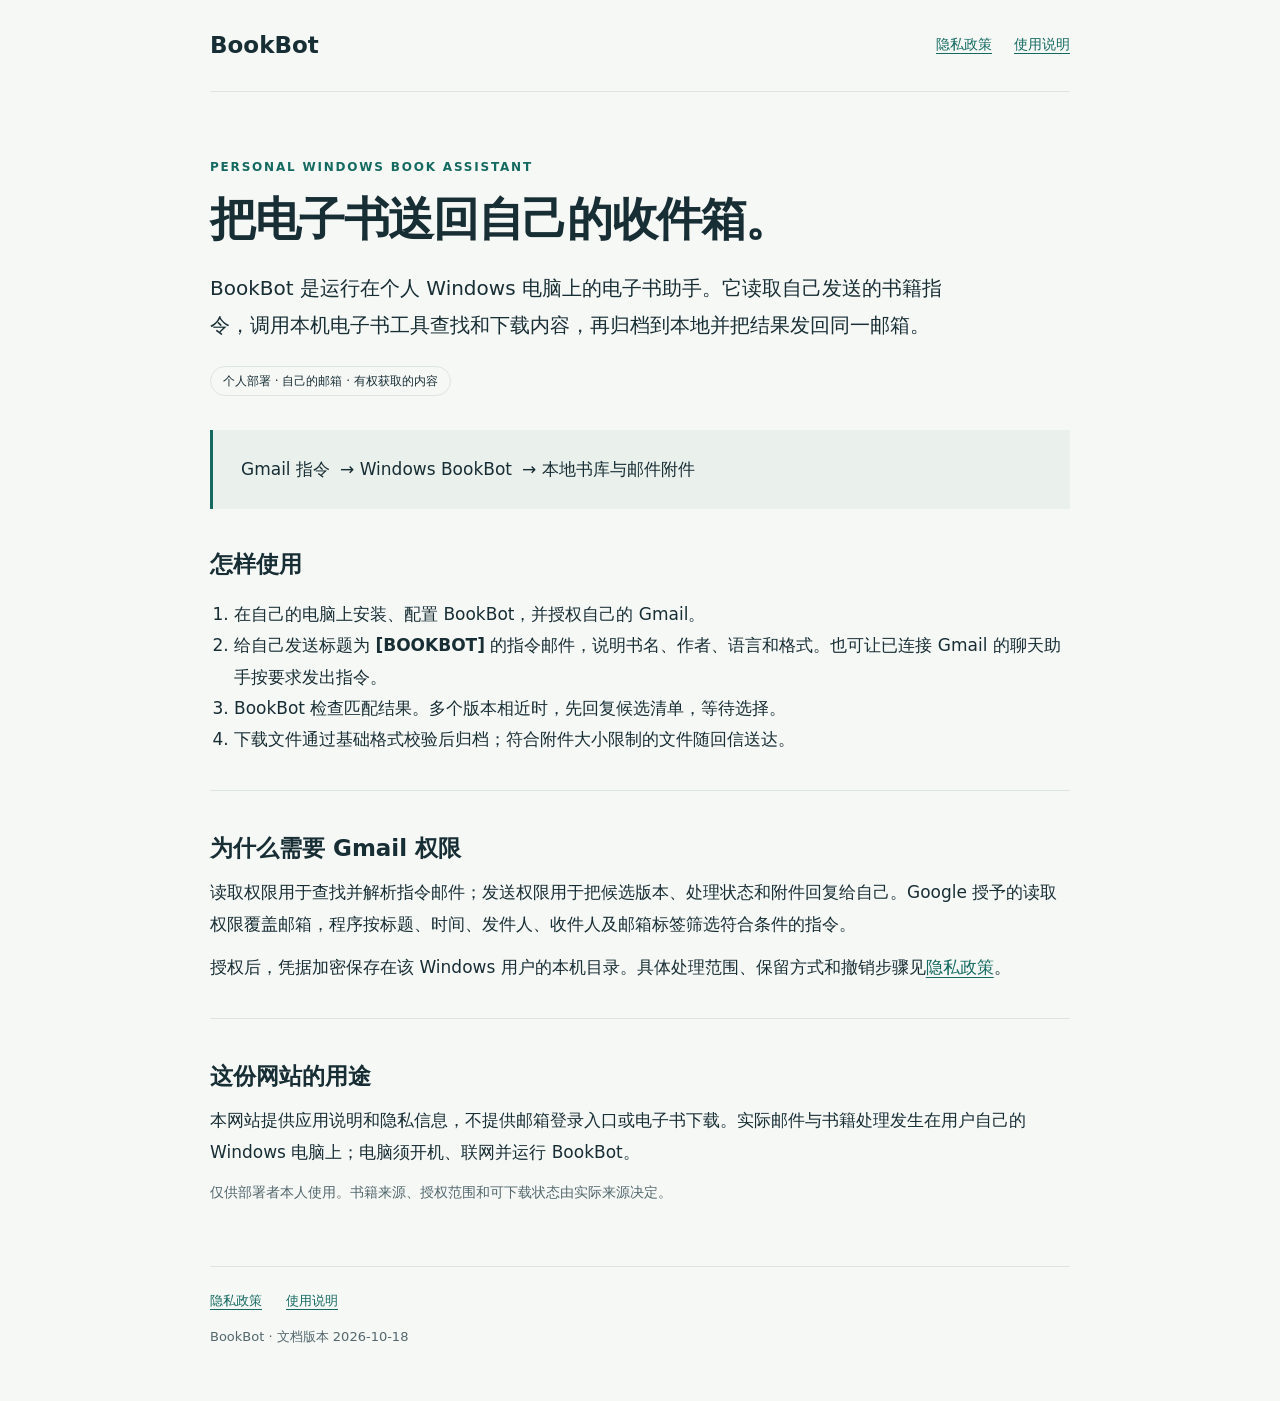
<file: index.html>
<!doctype html>
<html lang="zh-CN"><head><meta charset="utf-8"><meta name="viewport" content="width=device-width,initial-scale=1"><meta name="description" content="BookBot 是个人 Windows 电子书助手，通过自己的 Gmail 接收指令、查找有权获取的电子书并回传附件。"><title>BookBot · 个人电子书助手</title><link rel="stylesheet" href="style.css"></head>
<body><header><a class="brand" href="index.html">BookBot</a><nav aria-label="主导航"><a href="privacy.html">隐私政策</a><a href="terms.html">使用说明</a></nav></header>
<main><div class="eyebrow">PERSONAL WINDOWS BOOK ASSISTANT</div><h1>把电子书送回自己的收件箱。</h1><p class="intro">BookBot 是运行在个人 Windows 电脑上的电子书助手。它读取自己发送的书籍指令，调用本机电子书工具查找和下载内容，再归档到本地并把结果发回同一邮箱。</p><span class="tag">个人部署 · 自己的邮箱 · 有权获取的内容</span>
<div class="flow" aria-label="处理流程"><span>Gmail 指令</span><span>→ Windows BookBot</span><span>→ 本地书库与邮件附件</span></div>
<section><h2>怎样使用</h2><ol><li>在自己的电脑上安装、配置 BookBot，并授权自己的 Gmail。</li><li>给自己发送标题为 <strong>[BOOKBOT]</strong> 的指令邮件，说明书名、作者、语言和格式。也可让已连接 Gmail 的聊天助手按要求发出指令。</li><li>BookBot 检查匹配结果。多个版本相近时，先回复候选清单，等待选择。</li><li>下载文件通过基础格式校验后归档；符合附件大小限制的文件随回信送达。</li></ol></section>
<section><h2>为什么需要 Gmail 权限</h2><p>读取权限用于查找并解析指令邮件；发送权限用于把候选版本、处理状态和附件回复给自己。Google 授予的读取权限覆盖邮箱，程序按标题、时间、发件人、收件人及邮箱标签筛选符合条件的指令。</p><p>授权后，凭据加密保存在该 Windows 用户的本机目录。具体处理范围、保留方式和撤销步骤见<a href="privacy.html">隐私政策</a>。</p></section>
<section><h2>这份网站的用途</h2><p>本网站提供应用说明和隐私信息，不提供邮箱登录入口或电子书下载。实际邮件与书籍处理发生在用户自己的 Windows 电脑上；电脑须开机、联网并运行 BookBot。</p><p class="note">仅供部署者本人使用。书籍来源、授权范围和可下载状态由实际来源决定。</p></section>
</main><footer><div class="links"><a href="privacy.html">隐私政策</a><a href="terms.html">使用说明</a></div><p>BookBot · 文档版本 2026-10-18</p></footer></body></html>
</file>
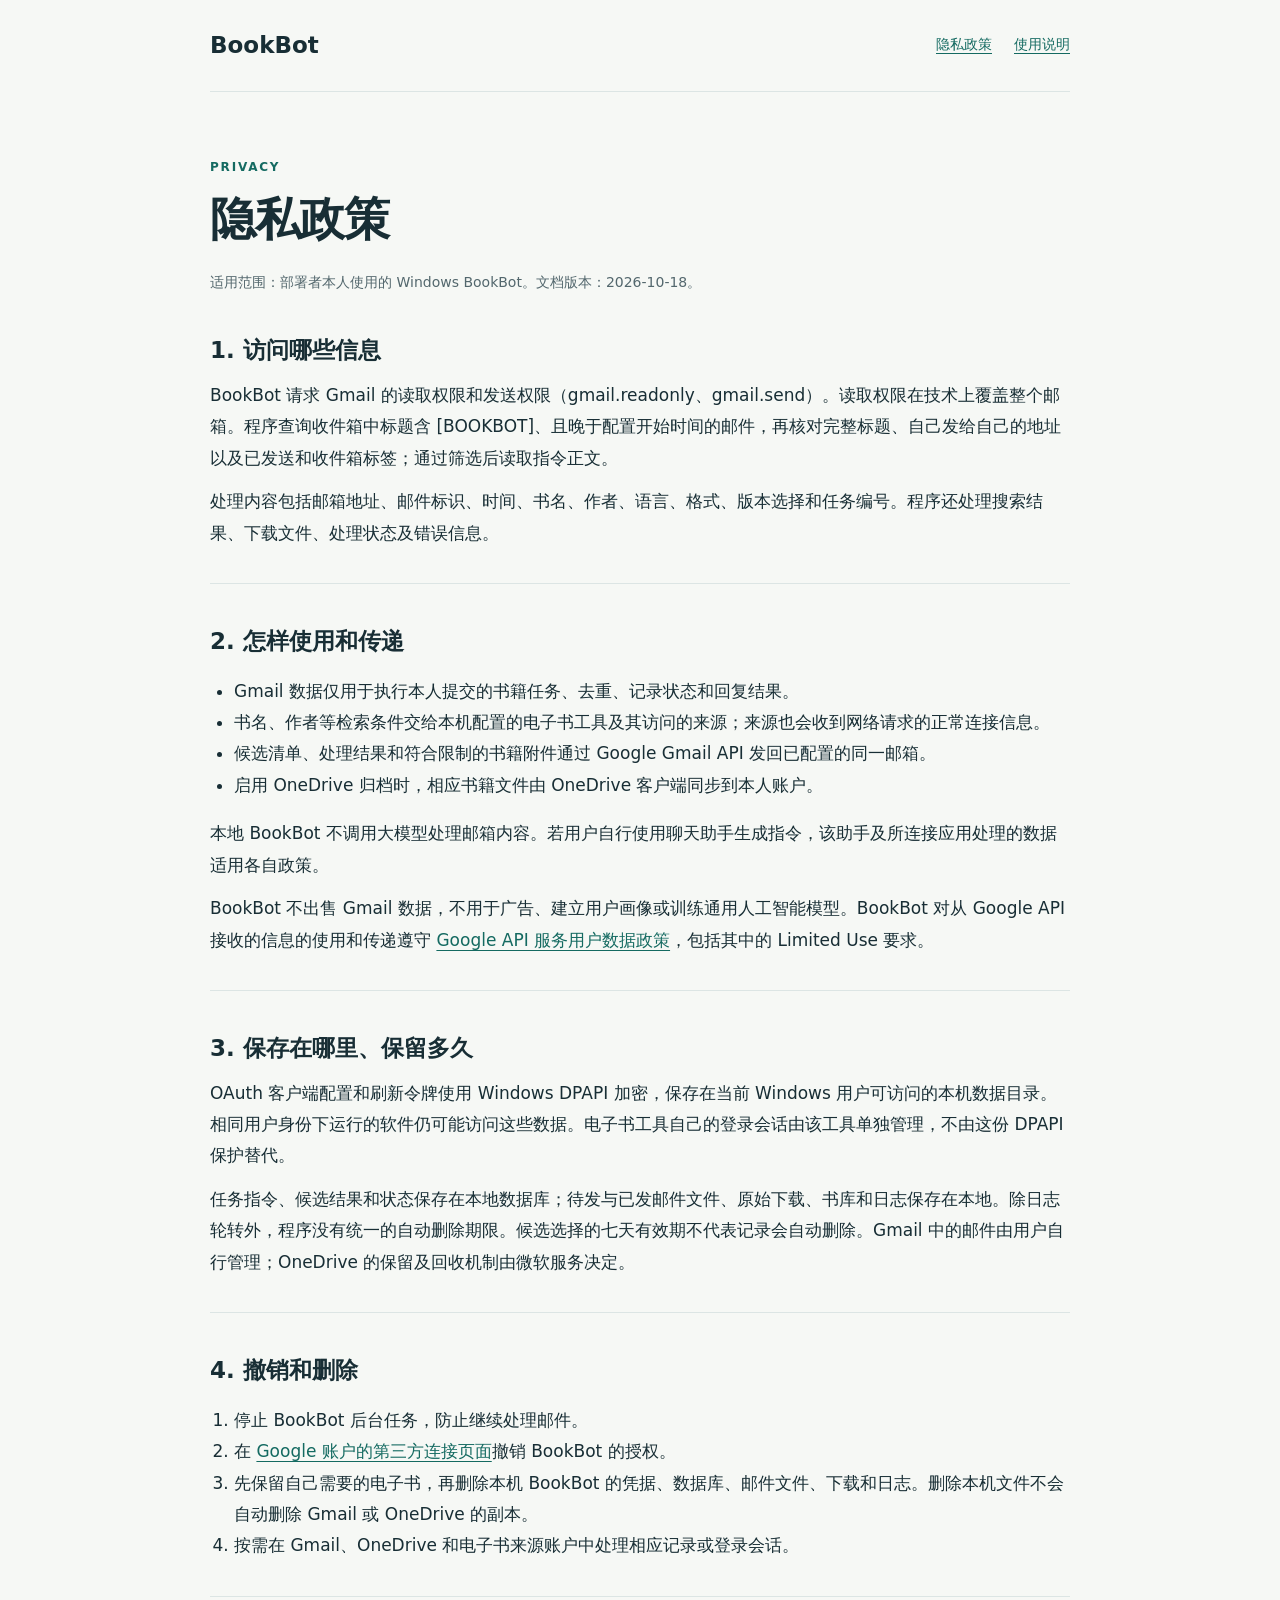
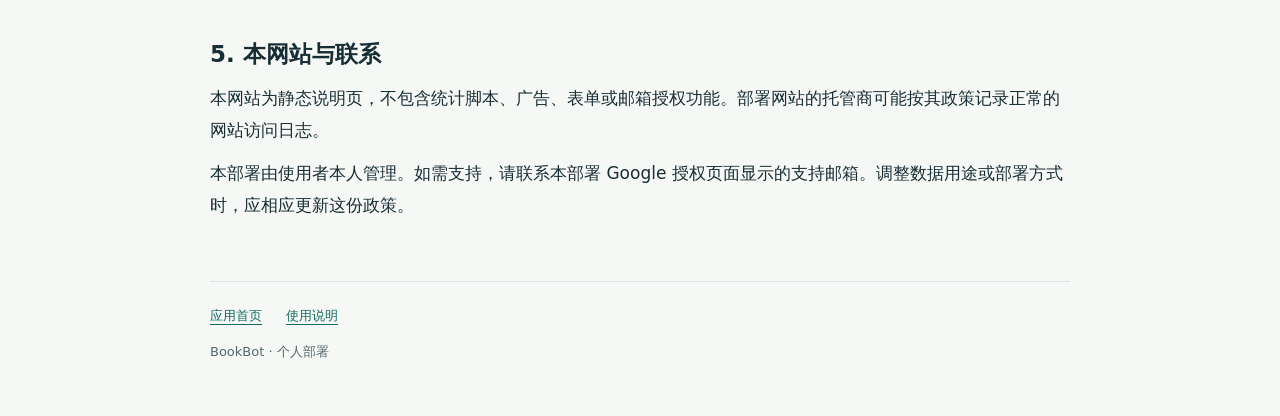
<file: privacy.html>
<!doctype html>
<html lang="zh-CN"><head><meta charset="utf-8"><meta name="viewport" content="width=device-width,initial-scale=1"><meta name="description" content="BookBot 对 Gmail 数据的访问、用途、本地保存和撤销方式。"><title>隐私政策 · BookBot</title><link rel="stylesheet" href="style.css"></head>
<body><header><a class="brand" href="index.html">BookBot</a><nav aria-label="主导航"><a href="privacy.html" aria-current="page">隐私政策</a><a href="terms.html">使用说明</a></nav></header><main><div class="eyebrow">PRIVACY</div><h1>隐私政策</h1><p class="note">适用范围：部署者本人使用的 Windows BookBot。文档版本：2026-10-18。</p>
<section><h2>1. 访问哪些信息</h2><p>BookBot 请求 Gmail 的读取权限和发送权限（gmail.readonly、gmail.send）。读取权限在技术上覆盖整个邮箱。程序查询收件箱中标题含 [BOOKBOT]、且晚于配置开始时间的邮件，再核对完整标题、自己发给自己的地址以及已发送和收件箱标签；通过筛选后读取指令正文。</p><p>处理内容包括邮箱地址、邮件标识、时间、书名、作者、语言、格式、版本选择和任务编号。程序还处理搜索结果、下载文件、处理状态及错误信息。</p></section>
<section><h2>2. 怎样使用和传递</h2><ul><li>Gmail 数据仅用于执行本人提交的书籍任务、去重、记录状态和回复结果。</li><li>书名、作者等检索条件交给本机配置的电子书工具及其访问的来源；来源也会收到网络请求的正常连接信息。</li><li>候选清单、处理结果和符合限制的书籍附件通过 Google Gmail API 发回已配置的同一邮箱。</li><li>启用 OneDrive 归档时，相应书籍文件由 OneDrive 客户端同步到本人账户。</li></ul><p>本地 BookBot 不调用大模型处理邮箱内容。若用户自行使用聊天助手生成指令，该助手及所连接应用处理的数据适用各自政策。</p><p>BookBot 不出售 Gmail 数据，不用于广告、建立用户画像或训练通用人工智能模型。BookBot 对从 Google API 接收的信息的使用和传递遵守 <a href="https://developers.google.com/terms/api-services-user-data-policy">Google API 服务用户数据政策</a>，包括其中的 Limited Use 要求。</p></section>
<section><h2>3. 保存在哪里、保留多久</h2><p>OAuth 客户端配置和刷新令牌使用 Windows DPAPI 加密，保存在当前 Windows 用户可访问的本机数据目录。相同用户身份下运行的软件仍可能访问这些数据。电子书工具自己的登录会话由该工具单独管理，不由这份 DPAPI 保护替代。</p><p>任务指令、候选结果和状态保存在本地数据库；待发与已发邮件文件、原始下载、书库和日志保存在本地。除日志轮转外，程序没有统一的自动删除期限。候选选择的七天有效期不代表记录会自动删除。Gmail 中的邮件由用户自行管理；OneDrive 的保留及回收机制由微软服务决定。</p></section>
<section><h2>4. 撤销和删除</h2><ol><li>停止 BookBot 后台任务，防止继续处理邮件。</li><li>在 <a href="https://myaccount.google.com/connections">Google 账户的第三方连接页面</a>撤销 BookBot 的授权。</li><li>先保留自己需要的电子书，再删除本机 BookBot 的凭据、数据库、邮件文件、下载和日志。删除本机文件不会自动删除 Gmail 或 OneDrive 的副本。</li><li>按需在 Gmail、OneDrive 和电子书来源账户中处理相应记录或登录会话。</li></ol></section>
<section><h2>5. 本网站与联系</h2><p>本网站为静态说明页，不包含统计脚本、广告、表单或邮箱授权功能。部署网站的托管商可能按其政策记录正常的网站访问日志。</p><p>本部署由使用者本人管理。如需支持，请联系本部署 Google 授权页面显示的支持邮箱。调整数据用途或部署方式时，应相应更新这份政策。</p></section>
</main><footer><div class="links"><a href="index.html">应用首页</a><a href="terms.html">使用说明</a></div><p>BookBot · 个人部署</p></footer></body></html>
</file>
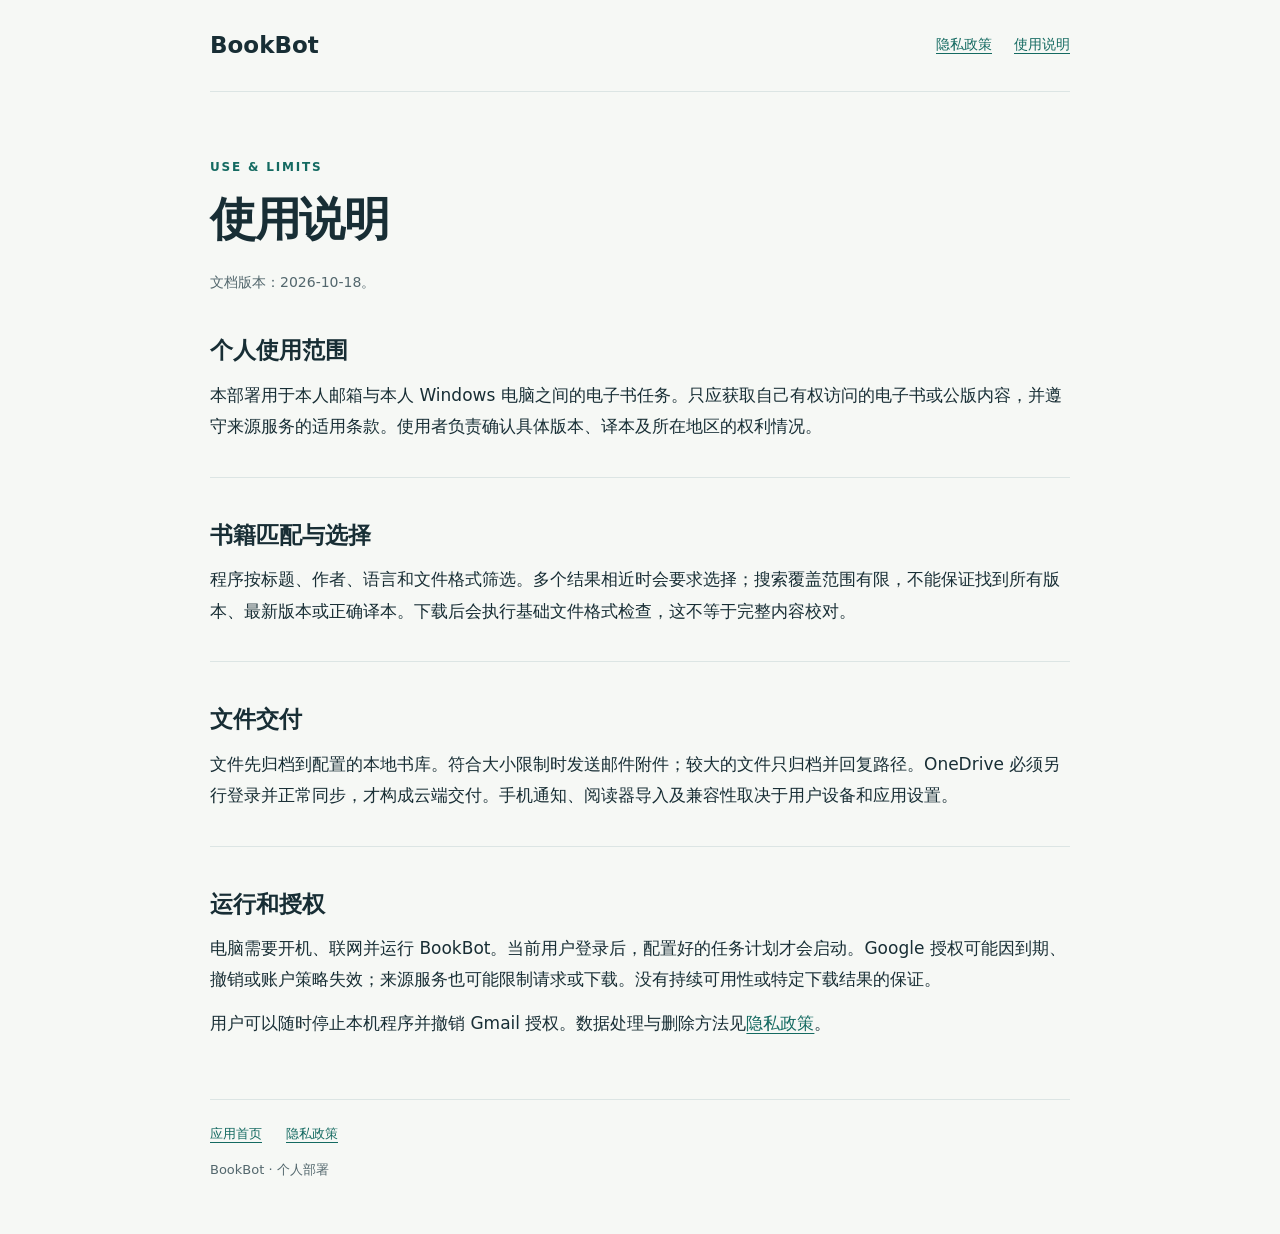
<file: terms.html>
<!doctype html>
<html lang="zh-CN"><head><meta charset="utf-8"><meta name="viewport" content="width=device-width,initial-scale=1"><meta name="description" content="BookBot 的个人使用范围、文件交付方式和运行限制。"><title>使用说明 · BookBot</title><link rel="stylesheet" href="style.css"></head>
<body><header><a class="brand" href="index.html">BookBot</a><nav aria-label="主导航"><a href="privacy.html">隐私政策</a><a href="terms.html" aria-current="page">使用说明</a></nav></header><main><div class="eyebrow">USE &amp; LIMITS</div><h1>使用说明</h1><p class="note">文档版本：2026-10-18。</p>
<section><h2>个人使用范围</h2><p>本部署用于本人邮箱与本人 Windows 电脑之间的电子书任务。只应获取自己有权访问的电子书或公版内容，并遵守来源服务的适用条款。使用者负责确认具体版本、译本及所在地区的权利情况。</p></section>
<section><h2>书籍匹配与选择</h2><p>程序按标题、作者、语言和文件格式筛选。多个结果相近时会要求选择；搜索覆盖范围有限，不能保证找到所有版本、最新版本或正确译本。下载后会执行基础文件格式检查，这不等于完整内容校对。</p></section>
<section><h2>文件交付</h2><p>文件先归档到配置的本地书库。符合大小限制时发送邮件附件；较大的文件只归档并回复路径。OneDrive 必须另行登录并正常同步，才构成云端交付。手机通知、阅读器导入及兼容性取决于用户设备和应用设置。</p></section>
<section><h2>运行和授权</h2><p>电脑需要开机、联网并运行 BookBot。当前用户登录后，配置好的任务计划才会启动。Google 授权可能因到期、撤销或账户策略失效；来源服务也可能限制请求或下载。没有持续可用性或特定下载结果的保证。</p><p>用户可以随时停止本机程序并撤销 Gmail 授权。数据处理与删除方法见<a href="privacy.html">隐私政策</a>。</p></section>
</main><footer><div class="links"><a href="index.html">应用首页</a><a href="privacy.html">隐私政策</a></div><p>BookBot · 个人部署</p></footer></body></html>
</file>
<file: style.css>
:root{color-scheme:light;--ink:#182e35;--muted:#53676d;--line:#dce5e4;--accent:#146a61;--paper:#f6f8f5}*{box-sizing:border-box}body{margin:0;background:var(--paper);color:var(--ink);font:17px/1.85 system-ui,"Microsoft YaHei",sans-serif}a{color:var(--accent);text-underline-offset:4px}a:focus-visible{outline:3px solid #c28c37;outline-offset:5px}header,main,footer{width:min(860px,calc(100% - 40px));margin:auto}header{display:flex;align-items:center;justify-content:space-between;gap:24px;padding:24px 0;border-bottom:1px solid var(--line)}.brand{font-size:23px;font-weight:750;color:var(--ink);text-decoration:none}nav{display:flex;gap:22px;flex-wrap:wrap;font-size:14px}main{padding:64px 0 48px}.eyebrow{font-size:12px;letter-spacing:.15em;color:var(--accent);font-weight:700}h1{font-size:clamp(31px,6vw,46px);line-height:1.3;margin:12px 0 20px;letter-spacing:-.03em}h2{font-size:23px;line-height:1.5;margin:38px 0 12px}p{margin:12px 0}ul,ol{padding-left:24px}.intro{font-size:20px;max-width:740px}.note{color:var(--muted);font-size:14px}.flow{margin:34px 0;padding:24px 28px;border-left:3px solid var(--accent);background:#eaf0eb}.flow span{display:inline-block;margin-right:10px}section+section{border-top:1px solid var(--line);margin-top:34px;padding-top:2px}footer{border-top:1px solid var(--line);padding:22px 0 40px;color:var(--muted);font-size:13px}.links{display:flex;gap:24px;flex-wrap:wrap}.tag{display:inline-block;border:1px solid var(--line);border-radius:30px;padding:3px 12px;font-size:12px;margin-top:10px}@media(max-width:560px){header{align-items:flex-start;flex-direction:column;gap:8px;padding:18px 0}nav{gap:18px}main{padding-top:36px}.intro{font-size:18px}.flow{padding:18px}h2{font-size:21px}}
</file>
